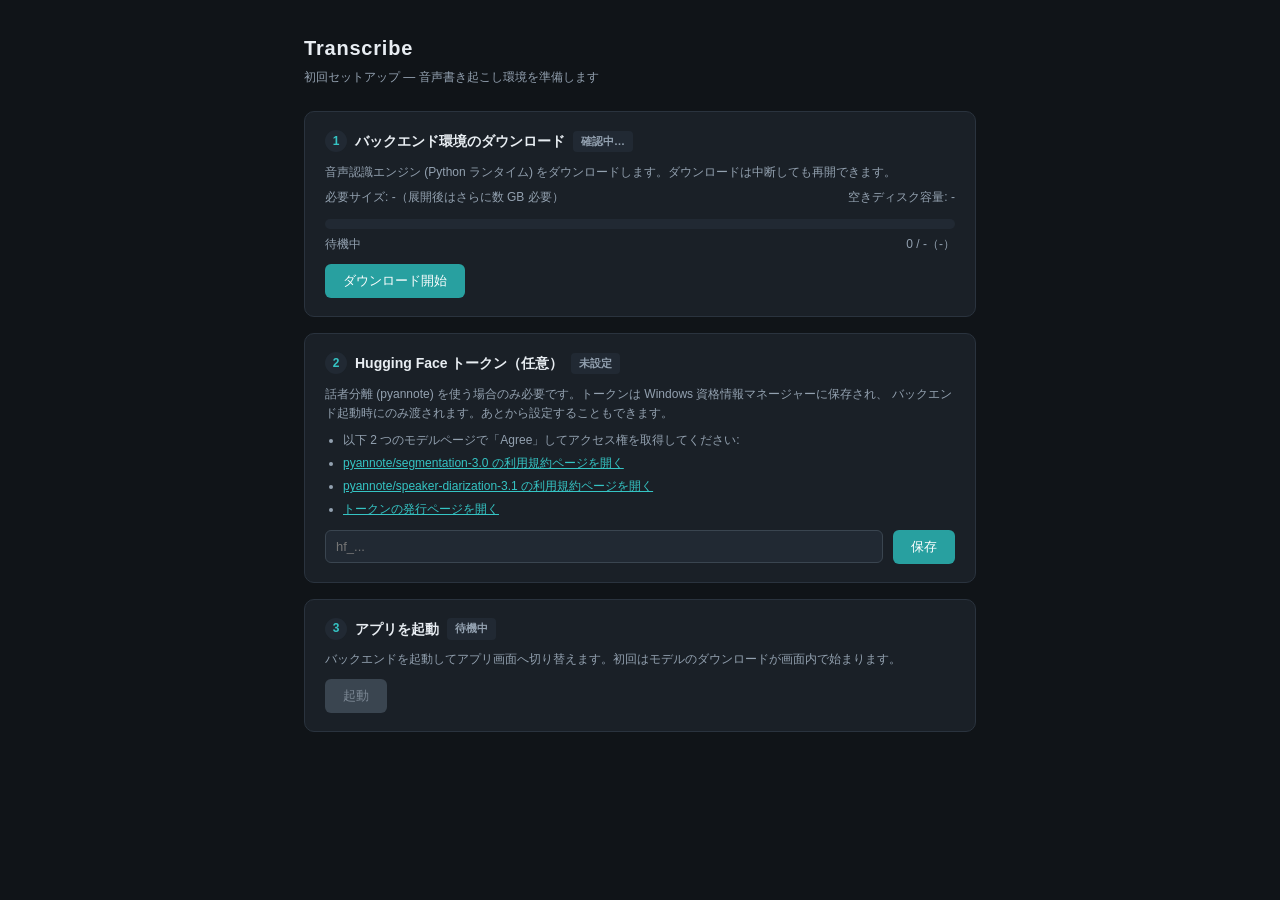
<file: src-tauri/bootstrap/index.html>
<!DOCTYPE html>
<html lang="ja">
<head>
<meta charset="utf-8">
<meta name="viewport" content="width=device-width, initial-scale=1">
<title>Transcribe セットアップ</title>
<style>
  /* Bootstrap/setup page only. The real app UI is served by the Python
     backend at http://127.0.0.1:<port>/ after setup completes.
     No external assets (CSP: 'self' only). */
  :root {
    --bg: #101418;
    --panel: #1a2027;
    --panel2: #212933;
    --text: #e8edf2;
    --muted: #93a1b0;
    --accent: #28a0a0;
    --accent2: #35c4c4;
    --warn: #d9a03c;
    --err: #d96a5a;
    --ok: #57b87a;
    --radius: 10px;
  }
  * { box-sizing: border-box; margin: 0; padding: 0; }
  body {
    background: var(--bg);
    color: var(--text);
    font-family: "Yu Gothic UI", "Meiryo", "Segoe UI", sans-serif;
    font-size: 14px;
    line-height: 1.6;
    padding: 32px 24px 48px;
    max-width: 720px;
    margin: 0 auto;
  }
  h1 { font-size: 20px; font-weight: 600; letter-spacing: .04em; margin-bottom: 4px; }
  .sub { color: var(--muted); font-size: 12px; margin-bottom: 24px; }
  .card {
    background: var(--panel);
    border: 1px solid #2a333e;
    border-radius: var(--radius);
    padding: 18px 20px;
    margin-bottom: 16px;
  }
  .card h2 { font-size: 14px; font-weight: 600; margin-bottom: 10px; display: flex; align-items: center; gap: 8px; }
  .step-num {
    display: inline-flex; align-items: center; justify-content: center;
    width: 22px; height: 22px; border-radius: 50%;
    background: var(--panel2); color: var(--accent2);
    font-size: 12px; font-weight: 700; flex: none;
  }
  .muted { color: var(--muted); font-size: 12px; }
  .row { display: flex; align-items: center; gap: 10px; flex-wrap: wrap; margin-top: 10px; }
  button {
    background: var(--accent); color: #fff; border: none;
    border-radius: 6px; padding: 8px 18px; font-size: 13px;
    cursor: pointer; font-family: inherit;
  }
  button:hover { background: var(--accent2); }
  button:disabled { background: #3a4550; color: #7c8894; cursor: default; }
  button.ghost { background: transparent; border: 1px solid #3a4550; color: var(--text); }
  button.ghost:hover { border-color: var(--accent2); color: var(--accent2); }
  input[type="password"], input[type="text"] {
    background: var(--panel2); border: 1px solid #3a4550; color: var(--text);
    border-radius: 6px; padding: 8px 10px; font-size: 13px; flex: 1; min-width: 220px;
    font-family: inherit;
  }
  input:focus { outline: 1px solid var(--accent); }
  .bar-outer {
    background: var(--panel2); border-radius: 6px; height: 10px;
    overflow: hidden; margin-top: 12px;
  }
  .bar-inner {
    background: linear-gradient(90deg, var(--accent), var(--accent2));
    height: 100%; width: 0%; transition: width .2s linear;
  }
  .stat { display: flex; justify-content: space-between; margin-top: 6px; font-size: 12px; color: var(--muted); }
  .badge { font-size: 11px; border-radius: 4px; padding: 2px 8px; background: var(--panel2); color: var(--muted); }
  .badge.ok { color: var(--ok); }
  .badge.warn { color: var(--warn); }
  .badge.err { color: var(--err); }
  .error-box {
    display: none; margin-top: 12px; padding: 10px 12px;
    border: 1px solid var(--err); border-radius: 6px;
    color: var(--err); font-size: 12px; white-space: pre-wrap; word-break: break-all;
  }
  .error-box.show { display: block; }
  a.link { color: var(--accent2); cursor: pointer; text-decoration: underline; font-size: 12px; }
  ul.gates { margin: 8px 0 0 18px; font-size: 12px; color: var(--muted); }
  ul.gates li { margin-bottom: 4px; }
  #status-line { margin-top: 20px; font-size: 12px; color: var(--muted); min-height: 18px; }
  .spinner {
    display: inline-block; width: 12px; height: 12px; border-radius: 50%;
    border: 2px solid #3a4550; border-top-color: var(--accent2);
    animation: spin 0.9s linear infinite; vertical-align: -2px; margin-right: 6px;
  }
  @keyframes spin { to { transform: rotate(360deg); } }
  .hidden { display: none !important; }
</style>
</head>
<body>
  <h1>Transcribe</h1>
  <div class="sub">初回セットアップ — 音声書き起こし環境を準備します</div>

  <!-- Step 1: disk + runtime download -->
  <div class="card" id="card-runtime">
    <h2><span class="step-num">1</span>バックエンド環境のダウンロード
      <span class="badge" id="runtime-badge">確認中…</span></h2>
    <div class="muted">
      音声認識エンジン (Python ランタイム) をダウンロードします。ダウンロードは中断しても再開できます。
    </div>
    <div class="stat">
      <span>必要サイズ: <span id="dl-total">-</span>（展開後はさらに数 GB 必要）</span>
      <span>空きディスク容量: <span id="disk-free">-</span></span>
    </div>
    <div id="disk-warn" class="muted hidden" style="color: var(--warn); margin-top:6px;">
      ⚠ 空き容量が不足している可能性があります。他のドライブの空き容量は使用できません。
    </div>
    <div class="bar-outer"><div class="bar-inner" id="dl-bar"></div></div>
    <div class="stat">
      <span id="dl-phase">待機中</span>
      <span><span id="dl-done">0</span> / <span id="dl-total2">-</span>（<span id="dl-speed">-</span>）</span>
    </div>
    <div class="row">
      <button id="btn-download">ダウンロード開始</button>
      <button id="btn-retry-download" class="ghost hidden">再試行</button>
    </div>
    <div class="error-box" id="err-download"></div>
  </div>

  <!-- Step 2: HF token (optional, for speaker diarization) -->
  <div class="card" id="card-token">
    <h2><span class="step-num">2</span>Hugging Face トークン（任意）
      <span class="badge" id="token-badge">未設定</span></h2>
    <div class="muted">
      話者分離 (pyannote) を使う場合のみ必要です。トークンは Windows 資格情報マネージャーに保存され、
      バックエンド起動時にのみ渡されます。あとから設定することもできます。
    </div>
    <ul class="gates">
      <li>以下 2 つのモデルページで「Agree」してアクセス権を取得してください:</li>
      <li><a class="link" data-url="https://huggingface.co/pyannote/segmentation-3.0">pyannote/segmentation-3.0 の利用規約ページを開く</a></li>
      <li><a class="link" data-url="https://huggingface.co/pyannote/speaker-diarization-3.1">pyannote/speaker-diarization-3.1 の利用規約ページを開く</a></li>
      <li><a class="link" data-url="https://huggingface.co/settings/tokens">トークンの発行ページを開く</a></li>
    </ul>
    <div class="row">
      <input type="password" id="hf-token" placeholder="hf_...">
      <button id="btn-save-token">保存</button>
      <button id="btn-delete-token" class="ghost hidden">削除</button>
    </div>
    <div class="error-box" id="err-token"></div>
  </div>

  <!-- Step 3: launch -->
  <div class="card" id="card-launch">
    <h2><span class="step-num">3</span>アプリを起動
      <span class="badge" id="backend-badge">待機中</span></h2>
    <div class="muted">
      バックエンドを起動してアプリ画面へ切り替えます。初回はモデルのダウンロードが画面内で始まります。
    </div>
    <div class="row">
      <button id="btn-start" disabled>起動</button>
      <button id="btn-retry-start" class="ghost hidden">再試行</button>
    </div>
    <div class="error-box" id="err-start"></div>
  </div>

  <div id="status-line"></div>

<script>
/* Bootstrap page logic. Talks to Rust via Tauri IPC (withGlobalTauri).
   This page is replaced entirely by the backend UI after start_backend
   succeeds (Rust navigates the window to http://127.0.0.1:<port>/). */
"use strict";
const invoke = window.__TAURI__.core.invoke;
const listen = window.__TAURI__.event.listen;

const $ = (id) => document.getElementById(id);

function fmtBytes(n) {
  if (n == null || isNaN(n)) return "-";
  const units = ["B", "KB", "MB", "GB", "TB"];
  let i = 0, v = Number(n);
  while (v >= 1024 && i < units.length - 1) { v /= 1024; i++; }
  return v.toFixed(v >= 100 || i === 0 ? 0 : 1) + " " + units[i];
}

function showErr(id, msg) { const el = $(id); el.textContent = String(msg); el.classList.add("show"); }
function clearErr(id) { const el = $(id); el.textContent = ""; el.classList.remove("show"); }
function badge(id, text, cls) {
  const el = $(id);
  el.textContent = text;
  el.className = "badge" + (cls ? " " + cls : "");
}
function status(msg, spin) {
  $("status-line").innerHTML = (spin ? '<span class="spinner"></span>' : "") + msg;
}

let setup = null;          // last get_setup_status result
let downloading = false;
let starting = false;

async function refresh() {
  try {
    setup = await invoke("get_setup_status");
  } catch (e) {
    status("状態の取得に失敗しました: " + e, false);
    return;
  }
  $("dl-total").textContent = fmtBytes(setup.manifest_size);
  $("dl-total2").textContent = fmtBytes(setup.manifest_size);
  $("disk-free").textContent = fmtBytes(setup.disk_free);
  // Rough guard: archive + extracted tree. Extraction factor is an estimate.
  const required = setup.manifest_size ? setup.manifest_size * 3 : 0;
  $("disk-warn").classList.toggle("hidden", !(required && setup.disk_free && setup.disk_free < required));

  if (setup.runtime_installed) {
    badge("runtime-badge", "インストール済み (" + (setup.runtime_version || "?") + ")", "ok");
    $("btn-download").disabled = true;
    $("btn-download").textContent = "ダウンロード済み";
    $("btn-start").disabled = false;
  } else {
    badge("runtime-badge", "未インストール", "warn");
    $("btn-download").disabled = downloading;
    $("btn-start").disabled = true;
  }

  if (setup.has_hf_token) {
    badge("token-badge", "保存済み", "ok");
    $("btn-delete-token").classList.remove("hidden");
    $("hf-token").placeholder = "（保存済み — 変更する場合のみ入力）";
  } else {
    badge("token-badge", "未設定", "");
    $("btn-delete-token").classList.add("hidden");
  }
}

/* ---- Step 1: runtime download ---- */

async function startDownload() {
  if (downloading) return;
  downloading = true;
  clearErr("err-download");
  $("btn-download").disabled = true;
  $("btn-retry-download").classList.add("hidden");
  badge("runtime-badge", "ダウンロード中…", "warn");
  status("バックエンド環境をダウンロードしています…", true);
  try {
    await invoke("start_runtime_download");
    badge("runtime-badge", "インストール完了", "ok");
    status("ダウンロード完了。アプリを起動します…", true);
    await refresh();
    await startBackend();          // auto-chain: download -> launch
  } catch (e) {
    badge("runtime-badge", "失敗", "err");
    showErr("err-download", e);
    $("btn-retry-download").classList.remove("hidden");
    status("ダウンロードに失敗しました。再試行できます（続きから再開されます）。", false);
  } finally {
    downloading = false;
    $("btn-download").disabled = !!(setup && setup.runtime_installed);
  }
}

listen("runtime-download-progress", (ev) => {
  const p = ev.payload || {};
  const phases = {
    "resume-check": "既存ダウンロードを検証中…",
    "download": "ダウンロード中",
    "verify": "チェックサム検証中…",
    "extract": "展開中…",
    "install": "配置中…",
    "done": "完了",
  };
  $("dl-phase").textContent = phases[p.phase] || p.phase || "";
  if (p.total > 0) {
    $("dl-bar").style.width = Math.min(100, (p.downloaded / p.total) * 100).toFixed(1) + "%";
  }
  $("dl-done").textContent = fmtBytes(p.downloaded);
  if (p.total > 0) $("dl-total2").textContent = fmtBytes(p.total);
  $("dl-speed").textContent = p.bytes_per_sec ? fmtBytes(p.bytes_per_sec) + "/s" : "-";
});

/* ---- Step 2: HF token ---- */

async function saveToken() {
  clearErr("err-token");
  const token = $("hf-token").value.trim();
  if (!token) { showErr("err-token", "トークンを入力してください。"); return; }
  try {
    await invoke("save_hf_token", { token });
    $("hf-token").value = "";
    await refresh();
  } catch (e) {
    showErr("err-token", e);
  }
}

async function deleteToken() {
  clearErr("err-token");
  try {
    await invoke("delete_hf_token");
    await refresh();
  } catch (e) {
    showErr("err-token", e);
  }
}

/* ---- Step 3: launch backend ---- */

async function startBackend() {
  if (starting) return;
  starting = true;
  clearErr("err-start");
  $("btn-start").disabled = true;
  $("btn-retry-start").classList.add("hidden");
  badge("backend-badge", "起動中…", "warn");
  status("バックエンドを起動しています…", true);
  try {
    await invoke("start_backend");
    // On success Rust navigates this window away; nothing more to do here.
    badge("backend-badge", "起動済み", "ok");
  } catch (e) {
    badge("backend-badge", "失敗", "err");
    showErr("err-start", e);
    $("btn-retry-start").classList.remove("hidden");
    $("btn-start").disabled = false;
    status("起動に失敗しました。ログ: %LOCALAPPDATA%\\Transcribe\\logs", false);
  } finally {
    starting = false;
  }
}

listen("backend-status", (ev) => {
  const p = ev.payload || {};
  const stages = {
    "spawning": "バックエンドプロセスを起動中…",
    "waiting-ready": "ポート割り当てを待機中…",
    "waiting-health": "ヘルスチェック中…",
    "navigating": "アプリ画面へ切り替え中…",
    "running": "起動完了",
    "failed": "起動失敗",
  };
  status(stages[p.stage] || p.stage || "", p.stage !== "failed" && p.stage !== "running");
  if (p.message) status((stages[p.stage] || p.stage) + " — " + p.message, p.stage !== "failed");
});

/* ---- wiring ---- */

$("btn-download").addEventListener("click", startDownload);
$("btn-retry-download").addEventListener("click", startDownload);
$("btn-save-token").addEventListener("click", saveToken);
$("btn-delete-token").addEventListener("click", deleteToken);
$("btn-start").addEventListener("click", startBackend);
$("btn-retry-start").addEventListener("click", startBackend);
document.querySelectorAll("a.link").forEach((a) => {
  a.addEventListener("click", (e) => {
    e.preventDefault();
    invoke("open_external", { url: a.dataset.url }).catch(() => {});
  });
});

(async function init() {
  await refresh();
  if (setup && setup.runtime_installed) {
    // Runtime already present: launch straight away.
    startBackend();
  }
})();
</script>
</body>
</html>
</file>
